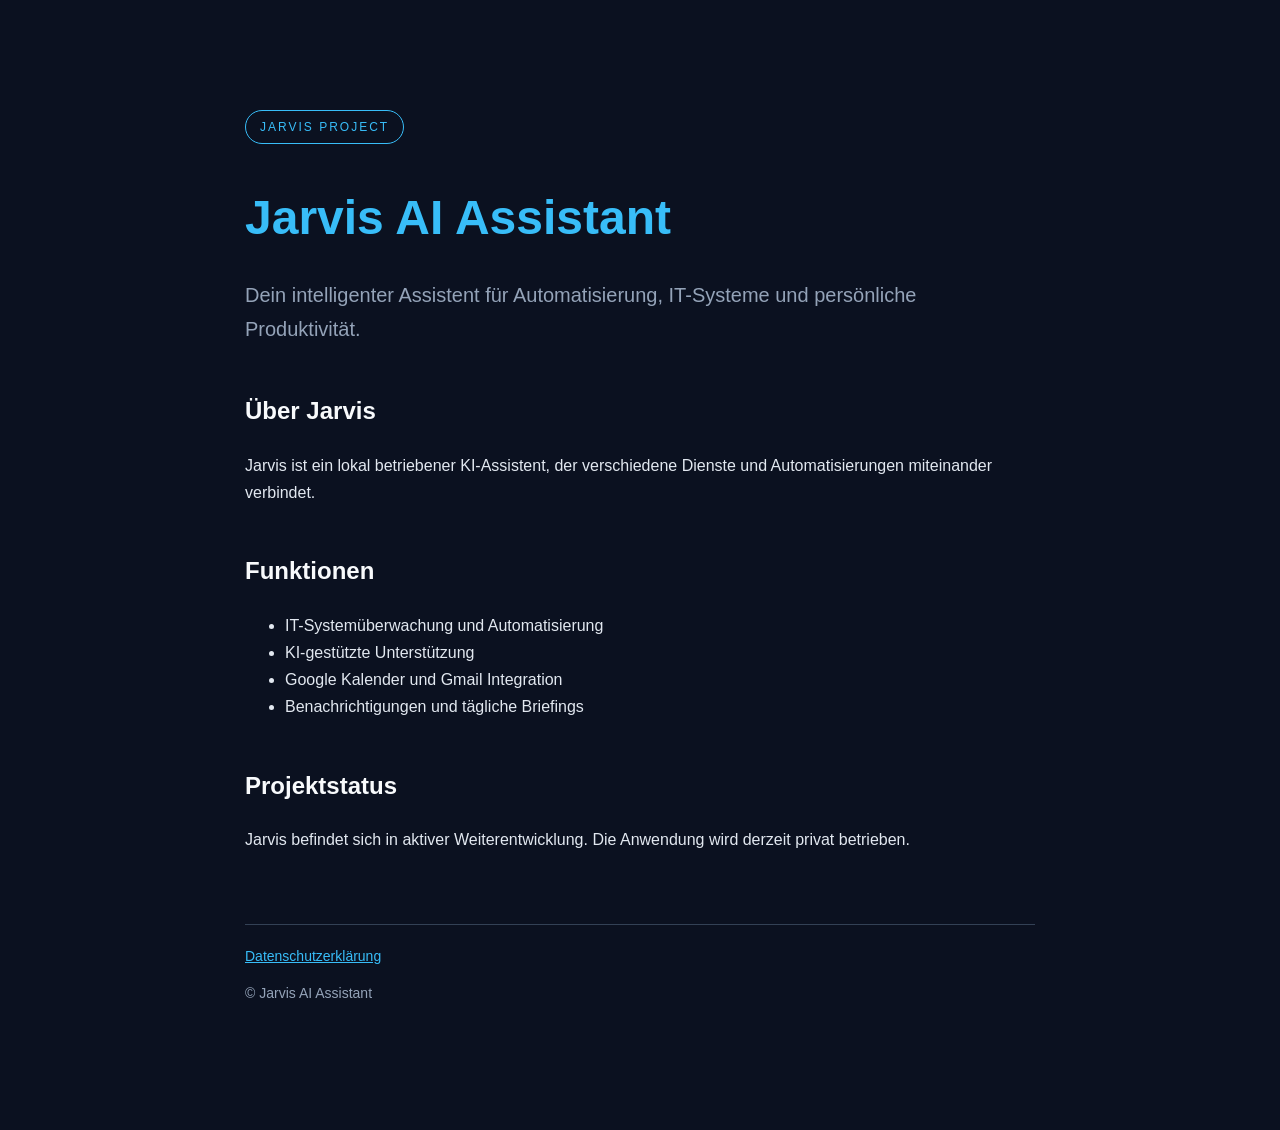
<file: index.html>
<!DOCTYPE html>
<html lang="de">
<head>
    <meta charset="UTF-8">
    <meta name="viewport" content="width=device-width, initial-scale=1.0">
    <meta name="description" content="Jarvis AI Assistant – ein lokaler KI-Assistent für Automatisierung und persönliche Produktivität.">
    <title>Jarvis AI Assistant</title>
    <link rel="stylesheet" href="style.css">
</head>
<body>
    <main class="container">
        <div class="badge">JARVIS PROJECT</div>

        <h1>Jarvis AI Assistant</h1>

        <p class="subtitle">
            Dein intelligenter Assistent für Automatisierung,
            IT-Systeme und persönliche Produktivität.
        </p>

        <section>
            <h2>Über Jarvis</h2>
            <p>
                Jarvis ist ein lokal betriebener KI-Assistent,
                der verschiedene Dienste und Automatisierungen
                miteinander verbindet.
            </p>
        </section>

        <section>
            <h2>Funktionen</h2>
            <ul>
                <li>IT-Systemüberwachung und Automatisierung</li>
                <li>KI-gestützte Unterstützung</li>
                <li>Google Kalender und Gmail Integration</li>
                <li>Benachrichtigungen und tägliche Briefings</li>
            </ul>
        </section>

        <section>
            <h2>Projektstatus</h2>
            <p>
                Jarvis befindet sich in aktiver Weiterentwicklung.
                Die Anwendung wird derzeit privat betrieben.
            </p>
        </section>

        <footer>
            <a href="privacy.html">Datenschutzerklärung</a>
            <p>© Jarvis AI Assistant</p>
        </footer>
    </main>
</body>
</html>
</file>
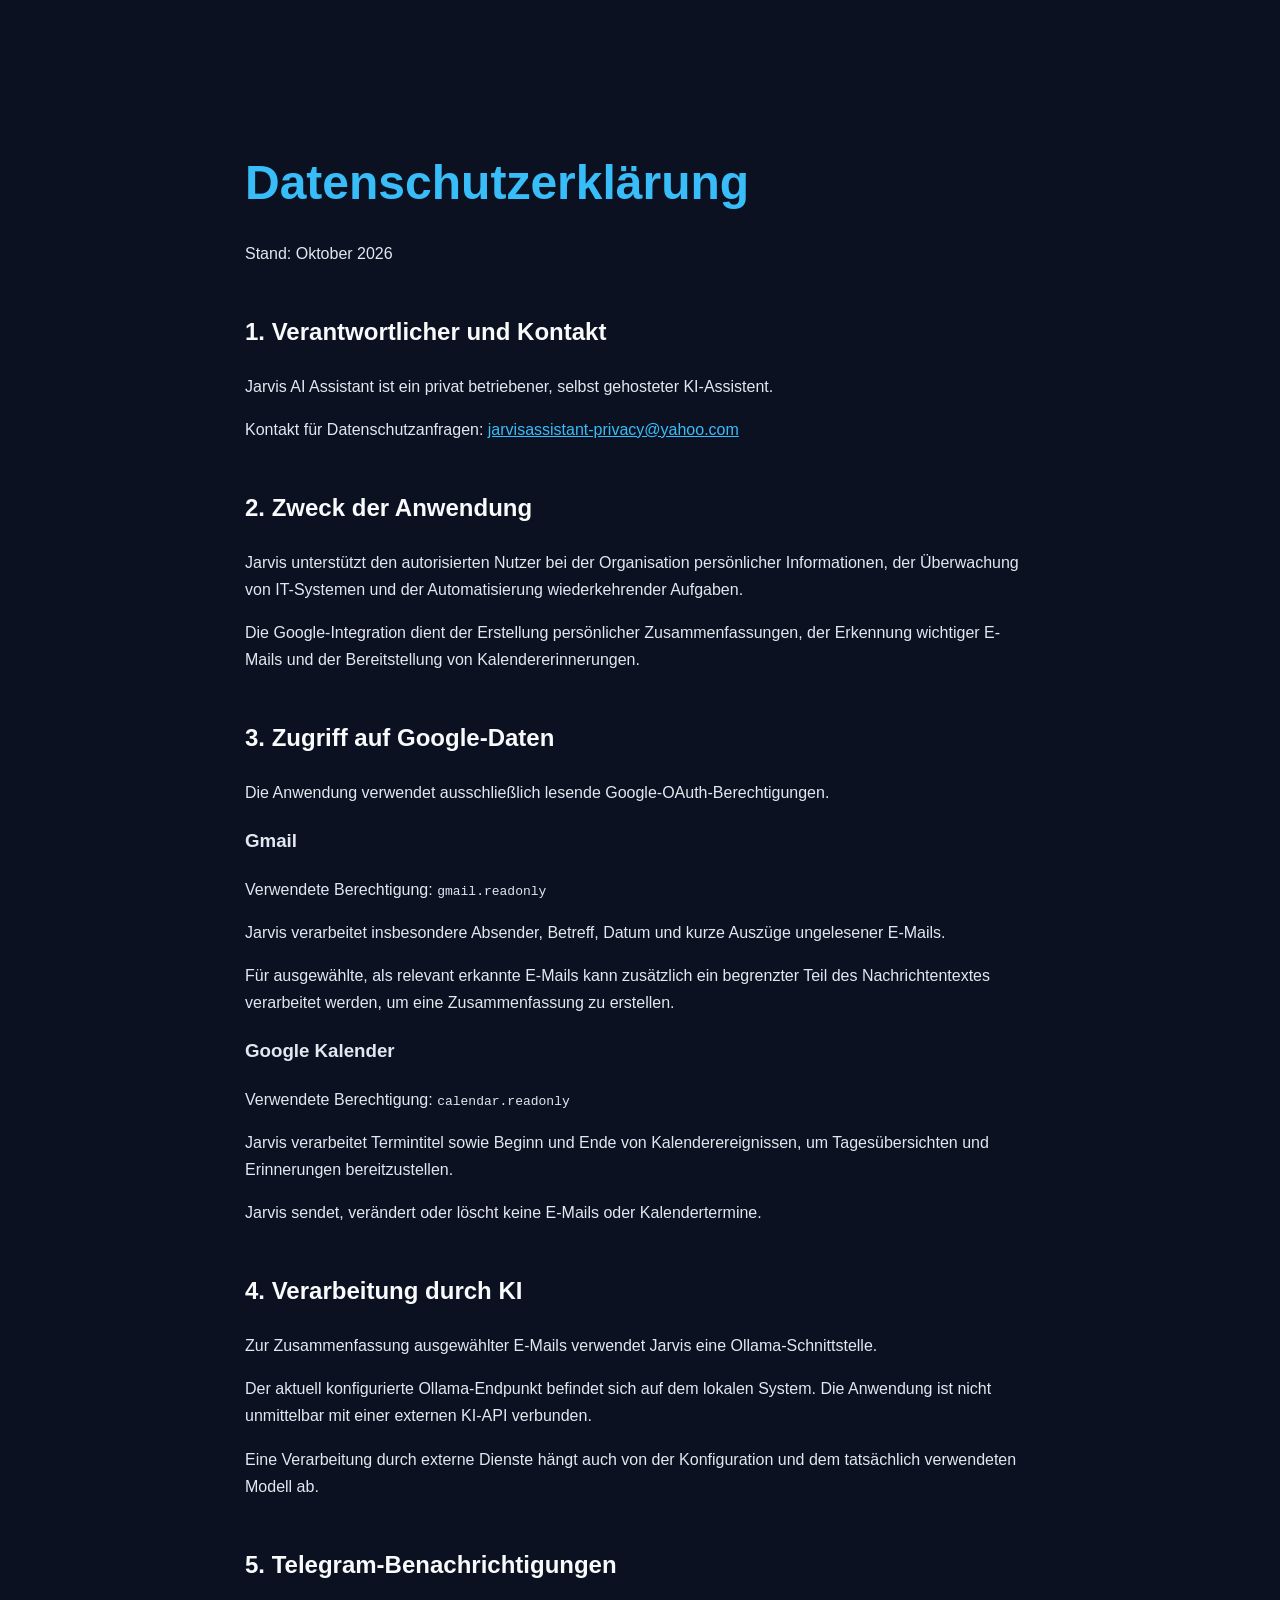
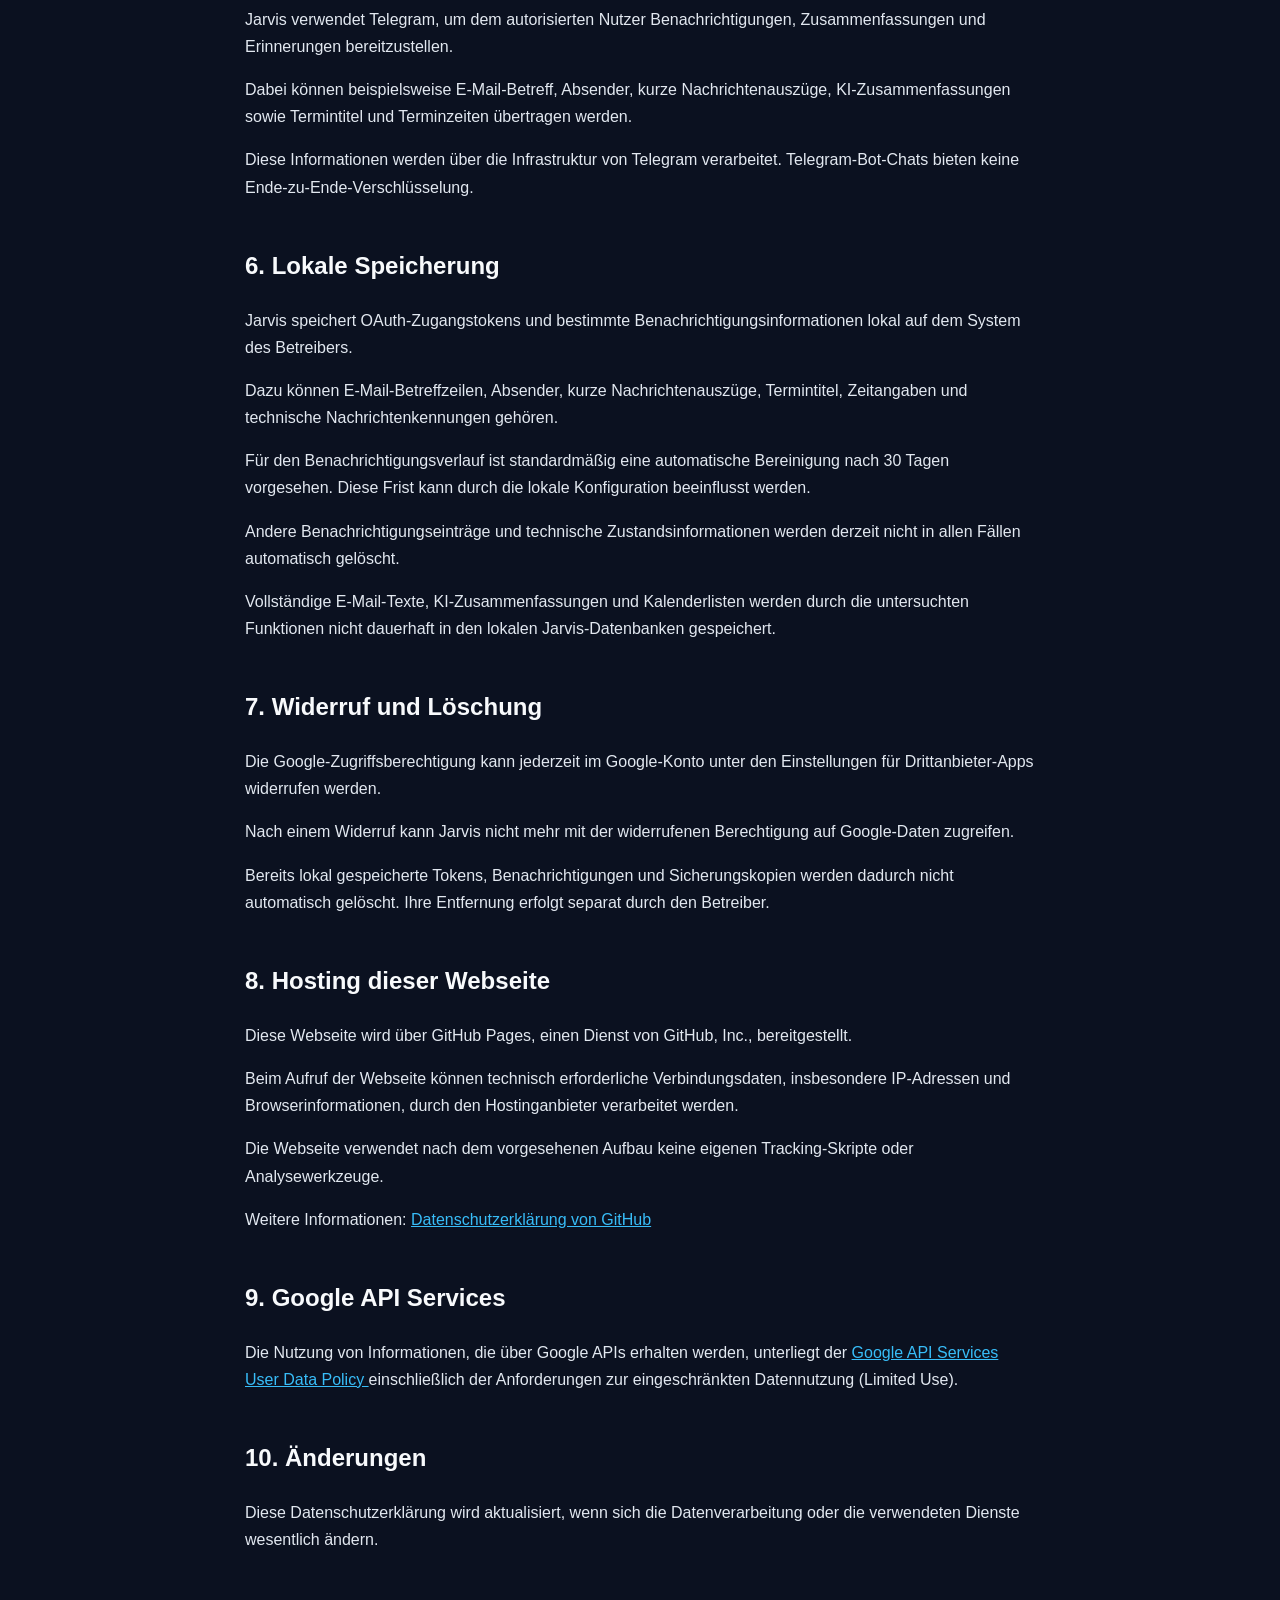
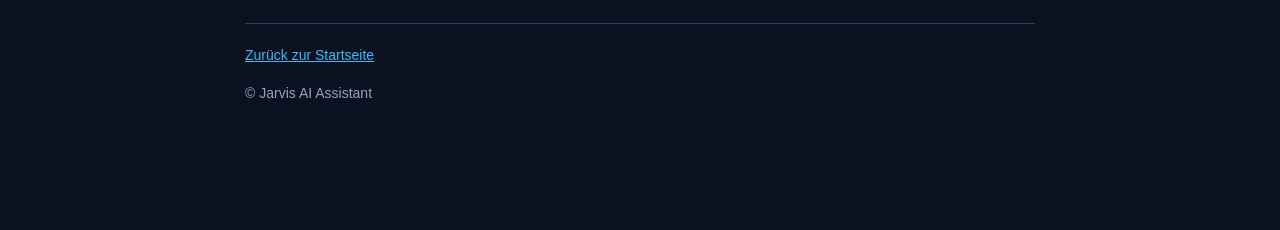
<file: privacy.html>
<!DOCTYPE html>
<html lang="de">
<head>
    <meta charset="UTF-8">
    <meta name="viewport" content="width=device-width, initial-scale=1.0">
    <meta name="description" content="Datenschutzerklärung für Jarvis AI Assistant">
    <title>Datenschutz – Jarvis AI Assistant</title>
    <link rel="stylesheet" href="style.css">
</head>
<body>
<main class="container">

    <h1>Datenschutzerklärung</h1>

    <p>
        Stand: Oktober 2026
    </p>

    <section>
        <h2>1. Verantwortlicher und Kontakt</h2>

        <p>
            Jarvis AI Assistant ist ein privat betriebener,
            selbst gehosteter KI-Assistent.
        </p>

        <p>
            Kontakt für Datenschutzanfragen:
            <a href="mailto:jarvisassistant-privacy@yahoo.com">
                jarvisassistant-privacy@yahoo.com
            </a>
        </p>
    </section>

    <section>
        <h2>2. Zweck der Anwendung</h2>

        <p>
            Jarvis unterstützt den autorisierten Nutzer bei
            der Organisation persönlicher Informationen,
            der Überwachung von IT-Systemen und der
            Automatisierung wiederkehrender Aufgaben.
        </p>

        <p>
            Die Google-Integration dient der Erstellung
            persönlicher Zusammenfassungen, der Erkennung
            wichtiger E-Mails und der Bereitstellung
            von Kalendererinnerungen.
        </p>
    </section>

    <section>
        <h2>3. Zugriff auf Google-Daten</h2>

        <p>
            Die Anwendung verwendet ausschließlich
            lesende Google-OAuth-Berechtigungen.
        </p>

        <h3>Gmail</h3>

        <p>
            Verwendete Berechtigung:
            <code>gmail.readonly</code>
        </p>

        <p>
            Jarvis verarbeitet insbesondere Absender,
            Betreff, Datum und kurze Auszüge
            ungelesener E-Mails.
        </p>

        <p>
            Für ausgewählte, als relevant erkannte E-Mails
            kann zusätzlich ein begrenzter Teil
            des Nachrichtentextes verarbeitet werden,
            um eine Zusammenfassung zu erstellen.
        </p>

        <h3>Google Kalender</h3>

        <p>
            Verwendete Berechtigung:
            <code>calendar.readonly</code>
        </p>

        <p>
            Jarvis verarbeitet Termintitel sowie
            Beginn und Ende von Kalenderereignissen,
            um Tagesübersichten und Erinnerungen
            bereitzustellen.
        </p>

        <p>
            Jarvis sendet, verändert oder löscht
            keine E-Mails oder Kalendertermine.
        </p>
    </section>

    <section>
        <h2>4. Verarbeitung durch KI</h2>

        <p>
            Zur Zusammenfassung ausgewählter E-Mails
            verwendet Jarvis eine Ollama-Schnittstelle.
        </p>

        <p>
            Der aktuell konfigurierte Ollama-Endpunkt
            befindet sich auf dem lokalen System.
            Die Anwendung ist nicht unmittelbar
            mit einer externen KI-API verbunden.
        </p>

        <p>
            Eine Verarbeitung durch externe Dienste
            hängt auch von der Konfiguration und
            dem tatsächlich verwendeten Modell ab.
        </p>
    </section>

    <section>
        <h2>5. Telegram-Benachrichtigungen</h2>

        <p>
            Jarvis verwendet Telegram, um dem
            autorisierten Nutzer Benachrichtigungen,
            Zusammenfassungen und Erinnerungen
            bereitzustellen.
        </p>

        <p>
            Dabei können beispielsweise E-Mail-Betreff,
            Absender, kurze Nachrichtenauszüge,
            KI-Zusammenfassungen sowie Termintitel
            und Terminzeiten übertragen werden.
        </p>

        <p>
            Diese Informationen werden über die
            Infrastruktur von Telegram verarbeitet.
            Telegram-Bot-Chats bieten keine
            Ende-zu-Ende-Verschlüsselung.
        </p>
    </section>

    <section>
        <h2>6. Lokale Speicherung</h2>

        <p>
            Jarvis speichert OAuth-Zugangstokens
            und bestimmte Benachrichtigungsinformationen
            lokal auf dem System des Betreibers.
        </p>

        <p>
            Dazu können E-Mail-Betreffzeilen,
            Absender, kurze Nachrichtenauszüge,
            Termintitel, Zeitangaben und
            technische Nachrichtenkennungen gehören.
        </p>

        <p>
            Für den Benachrichtigungsverlauf ist
            standardmäßig eine automatische Bereinigung
            nach 30 Tagen vorgesehen.
            Diese Frist kann durch die lokale
            Konfiguration beeinflusst werden.
        </p>

        <p>
            Andere Benachrichtigungseinträge und
            technische Zustandsinformationen werden
            derzeit nicht in allen Fällen
            automatisch gelöscht.
        </p>

        <p>
            Vollständige E-Mail-Texte,
            KI-Zusammenfassungen und Kalenderlisten
            werden durch die untersuchten Funktionen
            nicht dauerhaft in den lokalen
            Jarvis-Datenbanken gespeichert.
        </p>
    </section>

    <section>
        <h2>7. Widerruf und Löschung</h2>

        <p>
            Die Google-Zugriffsberechtigung kann
            jederzeit im Google-Konto unter
            den Einstellungen für Drittanbieter-Apps
            widerrufen werden.
        </p>

        <p>
            Nach einem Widerruf kann Jarvis
            nicht mehr mit der widerrufenen
            Berechtigung auf Google-Daten zugreifen.
        </p>

        <p>
            Bereits lokal gespeicherte Tokens,
            Benachrichtigungen und Sicherungskopien
            werden dadurch nicht automatisch gelöscht.
            Ihre Entfernung erfolgt separat
            durch den Betreiber.
        </p>
    </section>

    <section>
        <h2>8. Hosting dieser Webseite</h2>

        <p>
            Diese Webseite wird über GitHub Pages,
            einen Dienst von GitHub, Inc.,
            bereitgestellt.
        </p>

        <p>
            Beim Aufruf der Webseite können
            technisch erforderliche Verbindungsdaten,
            insbesondere IP-Adressen und
            Browserinformationen, durch den
            Hostinganbieter verarbeitet werden.
        </p>

        <p>
            Die Webseite verwendet nach dem
            vorgesehenen Aufbau keine eigenen
            Tracking-Skripte oder Analysewerkzeuge.
        </p>

        <p>
            Weitere Informationen:
            <a href="https://docs.github.com/de/site-policy/privacy-policies/github-general-privacy-statement">
                Datenschutzerklärung von GitHub
            </a>
        </p>
    </section>

    <section>
        <h2>9. Google API Services</h2>

        <p>
            Die Nutzung von Informationen,
            die über Google APIs erhalten werden,
            unterliegt der
            <a href="https://developers.google.com/terms/api-services-user-data-policy">
                Google API Services User Data Policy
            </a>
            einschließlich der Anforderungen
            zur eingeschränkten Datennutzung
            (Limited Use).
        </p>
    </section>

    <section>
        <h2>10. Änderungen</h2>

        <p>
            Diese Datenschutzerklärung wird
            aktualisiert, wenn sich die
            Datenverarbeitung oder die verwendeten
            Dienste wesentlich ändern.
        </p>
    </section>

    <footer>
        <a href="index.html">Zurück zur Startseite</a>
        <p>© Jarvis AI Assistant</p>
    </footer>

</main>
</body>
</html>
</file>
<file: style.css>
:root {
    color-scheme: dark;
    font-family: Arial, Helvetica, sans-serif;
}

* {
    box-sizing: border-box;
}

body {
    margin: 0;
    background: #0b1120;
    color: #e2e8f0;
    line-height: 1.7;
}

.container {
    max-width: 850px;
    margin: 80px auto;
    padding: 30px;
}

.badge {
    display: inline-block;
    padding: 6px 14px;
    border: 1px solid #38bdf8;
    border-radius: 20px;
    color: #38bdf8;
    font-size: 12px;
    letter-spacing: 2px;
}

h1 {
    font-size: 48px;
    color: #38bdf8;
    margin-bottom: 10px;
}

.subtitle {
    font-size: 20px;
    color: #94a3b8;
}

section {
    margin-top: 45px;
}

h2 {
    font-size: 24px;
    color: #f8fafc;
}

a {
    color: #38bdf8;
}

footer {
    margin-top: 70px;
    padding-top: 20px;
    border-top: 1px solid #334155;
    font-size: 14px;
    color: #94a3b8;
}

@media (max-width: 600px) {
    .container {
        margin: 30px auto;
        padding: 20px;
    }

    h1 {
        font-size: 34px;
    }
}
</file>
